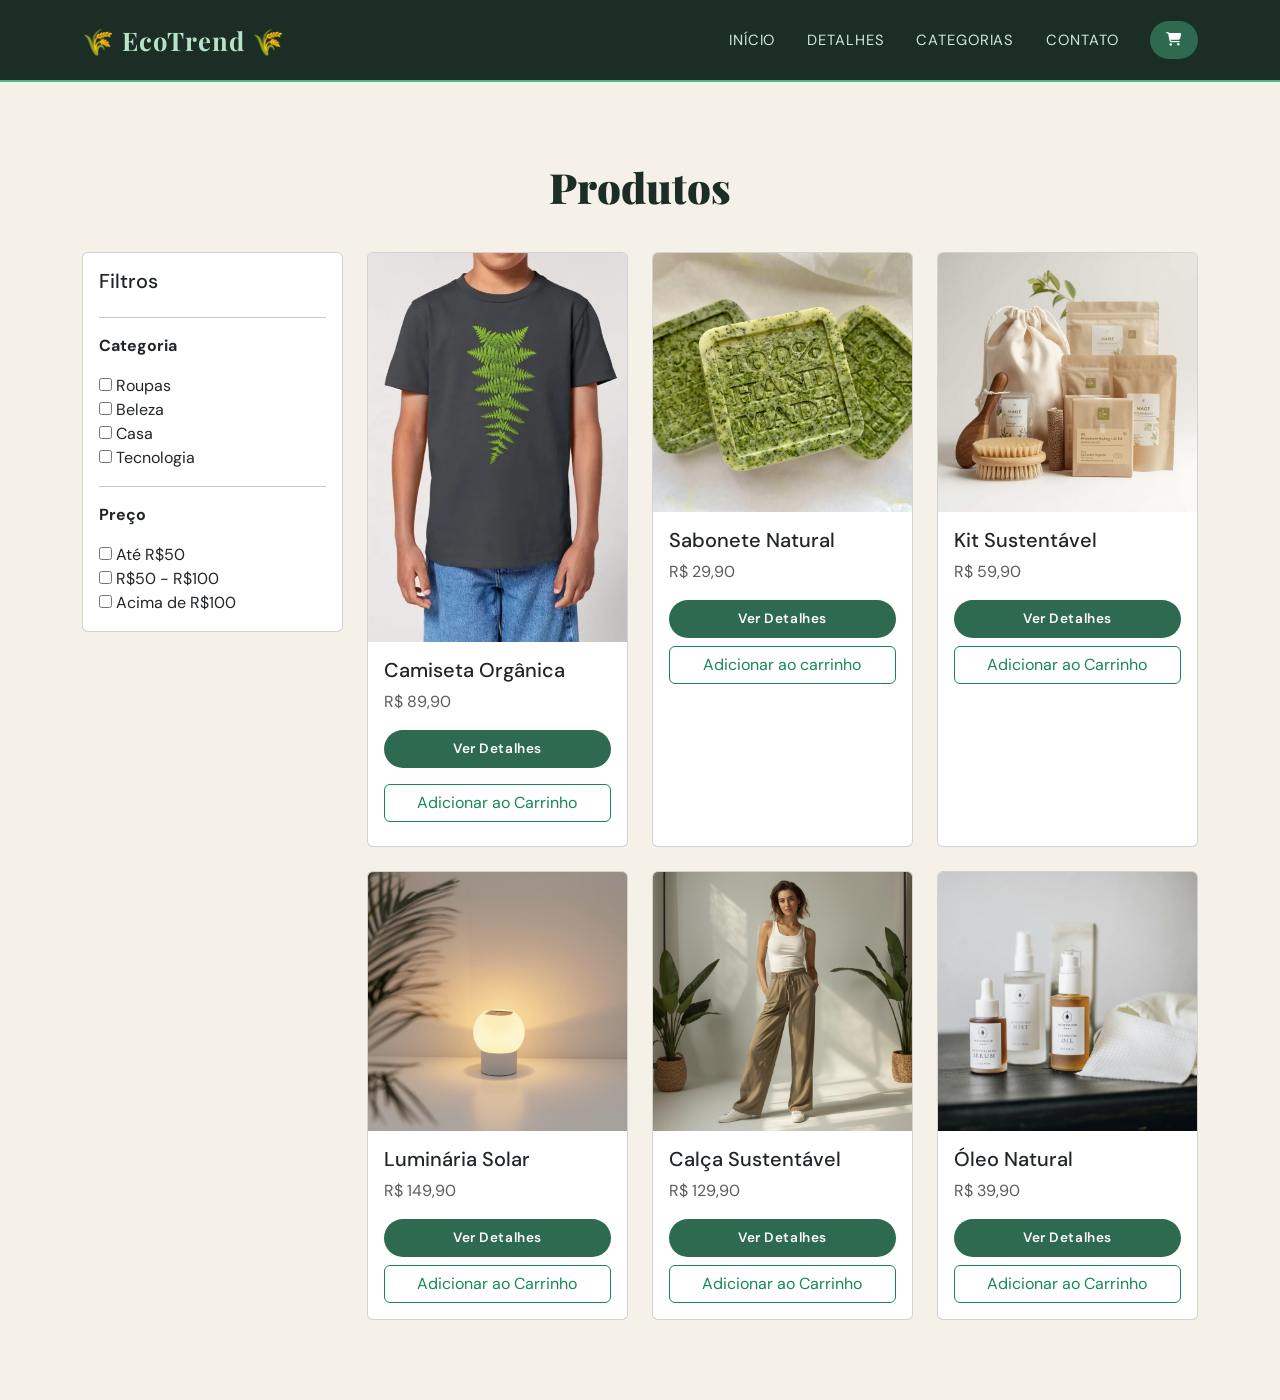
<file: categorias.html>
<!DOCTYPE html>
<html lang="pt-br">
<head>
  <meta charset="UTF-8">
  <meta name="viewport" content="width=device-width, initial-scale=1.0">
  <title>Categorias</title>
  <link href="https://cdn.jsdelivr.net/npm/bootstrap@5.3.0/dist/css/bootstrap.min.css" rel="stylesheet">
  <link href="https://cdnjs.cloudflare.com/ajax/libs/font-awesome/6.5.0/css/all.min.css" rel="stylesheet">
  <link href="https://fonts.googleapis.com/css2?family=Playfair+Display:wght@400;700;900&family=DM+Sans:wght@300;400;500&display=swap" rel="stylesheet">
  <link rel="stylesheet" href="css/styleprincipal.css">
</head>

<body>
  <header>
    <nav class="navbar navbar-expand-lg">
      <div class="container">
        <a class="navbar-brand fw-bold" href="index.html">🌾 EcoTrend 🌾</a>
        <button class="navbar-toggler" type="button" data-bs-toggle="collapse" data-bs-target="#menu">
          <span class="navbar-toggler-icon"></span>
        </button>
        <div class="collapse navbar-collapse" id="menu">
          <ul class="navbar-nav ms-auto">
            <li class="nav-item">
              <a class="nav-link" href="index.html">Início</a>
            </li>
            <li class="nav-item">
              <a class="nav-link" href="detalhes.html">Detalhes</a>
            </li>
            <li class="nav-item">
              <a class="nav-link active" href="categorias.html">Categorias</a>
            </li>
            <li class="nav-item">
              <a class="nav-link" href="contato.html">Contato</a>
            </li>
          </ul>
          <a href="#" class="btn-eco ms-3">
            <i class="fas fa-shopping-cart"></i>
          </a>
        </div>
      </div>
    </nav>
  </header>

  <section>
    <div class="container">
      <h2 class="section-title text-center">Produtos</h2>
      <div class="row">
        <div class="col-12 col-md-3 mb-4">
          <div class="card p-3">
            <h5>Filtros</h5>

            <hr>
            <p class="fw-bold">Categoria</p>
            <div>
              <input type="checkbox"> Roupas <br>
              <input type="checkbox"> Beleza <br>
              <input type="checkbox"> Casa <br>
              <input type="checkbox"> Tecnologia
            </div>

            <hr>

            <p class="fw-bold">Preço</p>
            <div>
              <input type="checkbox"> Até R$50 <br>
              <input type="checkbox"> R$50 - R$100 <br>
              <input type="checkbox"> Acima de R$100
            </div>
          </div>
        </div>

        <!--CARD 1-->
        <div class="col-12 col-md-9">
          <div class="row g-4">
            <div class="col-12 col-sm-6 col-lg-4">
              <div class="card h-100">
                <img src="img/roupa1.jpg" class="card-img-top" alt="Camiseta Orgânica">
                <div class="card-body">
                  <h5>Camiseta Orgânica</h5>
                  <p class="text-muted">R$ 89,90</p>
                  <div class="d-flex flex-column gap-2">
                  <a href="produto.html" class="btn-eco mb-2">Ver Detalhes</a>
                  <button class="btn btn-outline-success mb-2"
                  onclick="adicionarCarrinho('Camiseta Orgânica', 89.90, 'img/roupa1.jpg')">Adicionar ao Carrinho</button>
                  </div>
                </div>
              </div>
            </div>

             <!--CARD 2-->
            <div class="col-12 col-sm-6 col-lg-4">
              <div class="card h-100">
                <img src="img/sabonete.png" class="card-img-top" alt="Sabonete Natural">
                <div class="card-body">
                  <h5>Sabonete Natural</h5>
                  <p class="text-muted">R$ 29,90</p>
                  <div class="d-flex flex-column gap-2">
                  <a href="produto.html" class="btn-eco text-center">Ver Detalhes</a>
                  <button class="btn btn-outline-success"
                  onclick="adicionarCarrinho('Sabonete Natural', 29,90, 'img/sabonete.png')">Adicionar ao carrinho</button>
                  </div>
                </div>
              </div>
            </div>

             <!--CARD 3-->
            <div class="col-12 col-sm-6 col-lg-4">
              <div class="card h-100">
                <img src="img/KitSustentavel.png" class="card-img-top" alt="Kit Sustentável">
                <div class="card-body">
                  <h5>Kit Sustentável</h5>
                  <p class="text-muted">R$ 59,90</p>
                  <div class="d-flex flex-column gap-2">
                  <a href="produto.html" class="btn-eco text-center">Ver Detalhes</a>
                  <button class="btn btn-outline-success"
                  onclick="adicionarCarrinho('Kit Sustentável', 59,90, 'img/KitSustentavel.png')">Adicionar ao Carrinho</button>
                  </div>
                </div>
              </div>
            </div>

             <!--CARD 4-->
            <div class="col-12 col-sm-6 col-lg-4">
              <div class="card h-100">
                <img src="img/Luminária solar.png" class="card-img-top" alt="Luminária Solar">
                <div class="card-body">
                  <h5>Luminária Solar</h5>
                  <p class="text-muted">R$ 149,90</p>
                  <div class="d-flex flex-column gap-2">
                  <a href="produto.html" class="btn-eco text-center">Ver Detalhes</a>
                  <button class="btn btn-outline-success"
                  onclick="adicionarCarrinho('Luminária Solar', 149,90, 'img/Luminária solar.png')">Adicionar ao Carrinho</button>
                  </div>
                </div>
              </div>
            </div>

             <!--CARD 5-->
            <div class="col-12 col-sm-6 col-lg-4">
              <div class="card h-100">
                <img src="img/CalçaSustentável.png" class="card-img-top" alt="Calça Sustentável">
                <div class="card-body">
                  <h5>Calça Sustentável</h5>
                  <p class="text-muted">R$ 129,90</p>
                  <div class="d-flex flex-column gap-2">
                  <a href="produto.html" class="btn-eco text-center">Ver Detalhes</a>
                  <button class="btn btn-outline-success"
                  onclick="adicionarCarrinho('Calça Sustentável', 129,90, 'img/CalçaSustentável.png')">Adicionar ao Carrinho</button>
                  </div>
                </div>
              </div>
            </div>

              <!--CARD 6-->
            <div class="col-12 col-sm-6 col-lg-4">
              <div class="card h-100">
                <img src="img/ÓleoNatural.png" class="card-img-top" alt="Óleo Natural">
                <div class="card-body">
                  <h5>Óleo Natural</h5>
                  <p class="text-muted">R$ 39,90</p>
                <div class="d-flex flex-column gap-2">
                <a href="produto.html" class="btn-eco text-center">Ver Detalhes</a>
                <button class="btn btn-outline-success"
                onclick="adicionarCarrinho('Óleo Natural', 39,90, 'img/ÓleoNatural.png')">Adicionar ao Carrinho</button>
                </div>
                </div>
              </div>
            </div>
          </div>
        </div>
      </div>
    </div>
  </section>
</file>
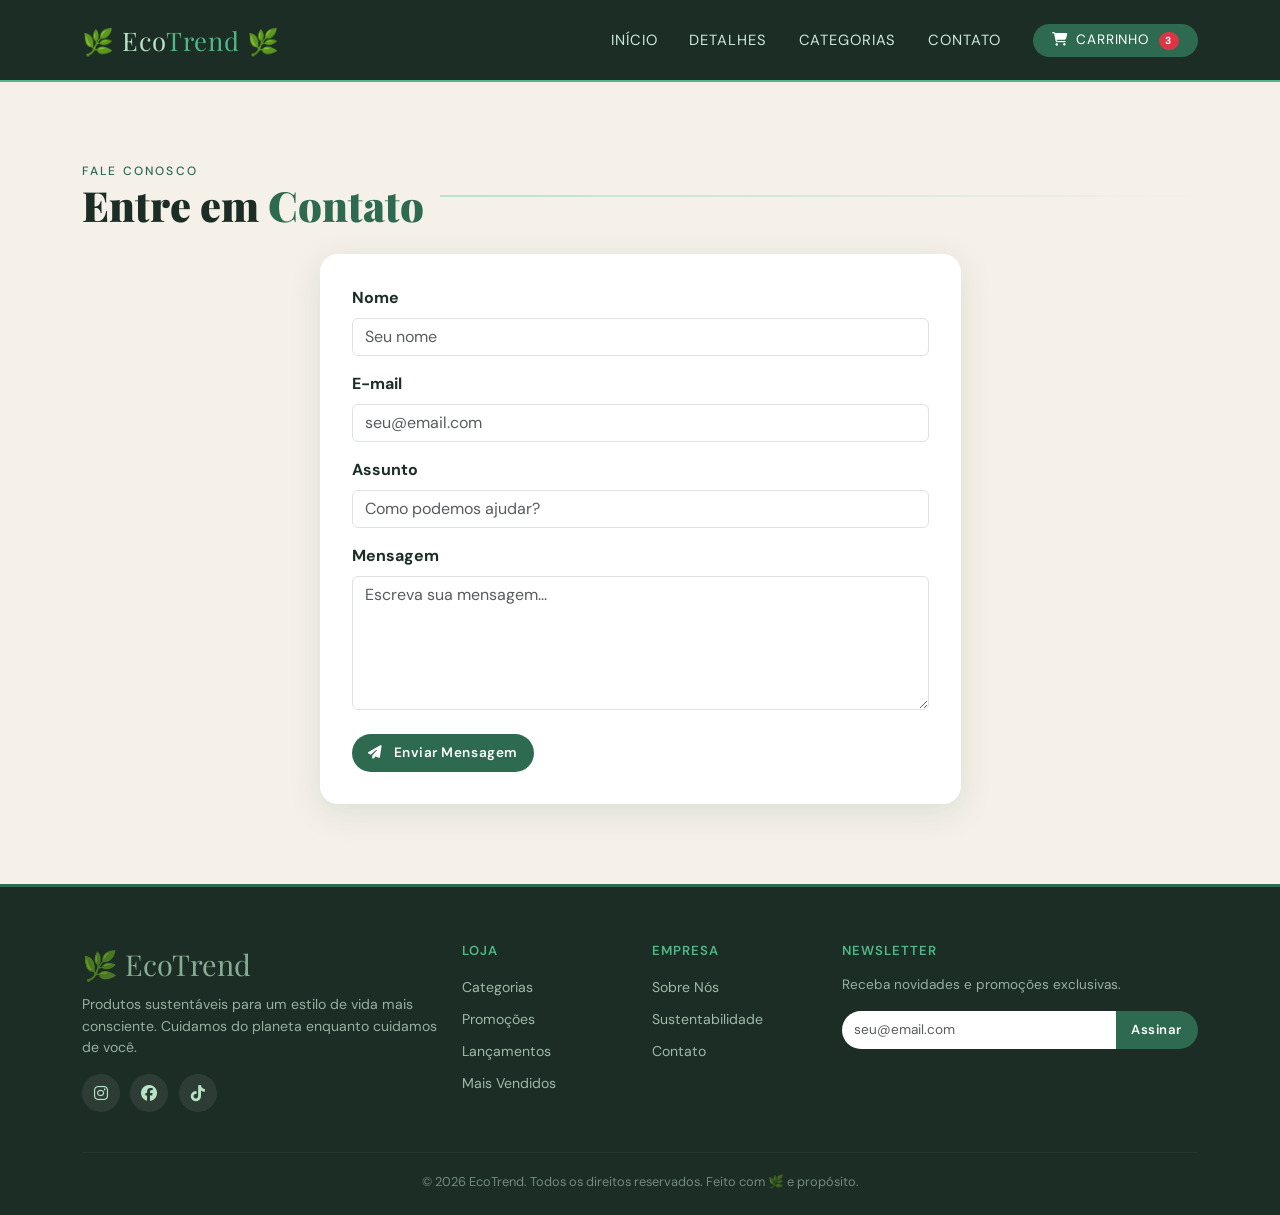
<file: contato.html>
<!DOCTYPE html>
<html lang="pt-BR">
<head>
  <meta charset="UTF-8">
  <meta name="viewport" content="width=device-width, initial-scale=1.0">
  <title>EcoTrend — Contato</title>
  <link href="https://cdn.jsdelivr.net/npm/bootstrap@5.3.0/dist/css/bootstrap.min.css" rel="stylesheet">
  <link href="https://cdnjs.cloudflare.com/ajax/libs/font-awesome/6.5.0/css/all.min.css" rel="stylesheet">
  <link href="https://fonts.googleapis.com/css2?family=Playfair+Display:wght@400;700;900&family=DM+Sans:wght@300;400;500&display=swap" rel="stylesheet">
  <link rel="stylesheet" href="./css/styleprincipal.css">
</head>

<body>

  <!-- HEADER -->
  <nav class="navbar navbar-expand-lg">
    <div class="container">
      <a class="navbar-brand" href="index.html">🌿 Eco<span>Trend</span> 🌿</a>
      <button class="navbar-toggler" type="button" data-bs-toggle="collapse" data-bs-target="#menu">
        <span class="navbar-toggler-icon"></span>
      </button>
      <div class="collapse navbar-collapse" id="menu">
        <ul class="navbar-nav ms-auto align-items-lg-center">
          <li class="nav-item"><a class="nav-link" href="index.html">Início</a></li>
          <li class="nav-item"><a class="nav-link" href="detalhes.html">Detalhes</a></li>
          <li class="nav-item"><a class="nav-link" href="categorias.html">Categorias</a></li>
          <li class="nav-item"><a class="nav-link active" href="contato.html">Contato</a></li>
        </ul>
        <a href="#" class="btn-carrinho nav-link ms-lg-3">
          <i class="fas fa-shopping-cart me-1"></i> Carrinho
          <span class="badge bg-danger ms-1 rounded-pill">3</span>
        </a>
      </div>
    </div>
  </nav>

  <!-- FORMULÁRIO -->
  <section>
    <div class="container">

      <div class="eco-divider">
        <div>
          <p class="section-label mb-0">Fale Conosco</p>
          <h2 class="section-title mb-0">Entre em <span>Contato</span></h2>
        </div>
      </div>

      <div class="row justify-content-center">
        <div class="col-12 col-md-7">

          <!-- FORMULÁRIO -->
          <div class="dep-card" id="form-contato">

            <div class="mb-3">
              <label class="form-label fw-bold">Nome</label>
              <input type="text" id="nome" class="form-control" placeholder="Seu nome">
            </div>

            <div class="mb-3">
              <label class="form-label fw-bold">E-mail</label>
              <input type="email" id="email" class="form-control" placeholder="seu@email.com">
            </div>

            <div class="mb-3">
              <label class="form-label fw-bold">Assunto</label>
              <input type="text" id="assunto" class="form-control" placeholder="Como podemos ajudar?">
            </div>

            <div class="mb-4">
              <label class="form-label fw-bold">Mensagem</label>
              <textarea id="mensagem" class="form-control" rows="5" placeholder="Escreva sua mensagem..."></textarea>
            </div>

            <button class="btn-eco" onclick="enviarMensagem()">
              <i class="fas fa-paper-plane me-2"></i> Enviar Mensagem
            </button>

          </div>

          <!-- MENSAGEM DE SUCESSO -->
          <div id="mensagem-sucesso" style="display:none; text-align:center; padding: 3rem 1rem;">
            <i class="fas fa-check-circle" style="font-size:4rem; color:#4CAF50;"></i>
            <h3 class="mt-3" style="font-family:'Playfair Display', serif;">Mensagem Enviada!</h3>
            <p class="mt-2" style="opacity:.7">Obrigado pelo contato. Em breve retornaremos para você. 🌿</p>
            <button class="btn-eco mt-3" onclick="voltarFormulario()">
              <i class="fas fa-arrow-left me-2"></i> Enviar nova mensagem
            </button>
          </div>

        </div>
      </div>

    </div>
  </section>

  <!-- FOOTER -->
  <footer>
    <div class="container">
      <div class="row g-4">
        <div class="col-12 col-lg-4">
          <p class="brand">🌿 EcoTrend</p>
          <p>Produtos sustentáveis para um estilo de vida mais consciente. Cuidamos do planeta enquanto cuidamos de você.</p>
          <div class="mt-3">
            <a href="#" class="social-link"><i class="fab fa-instagram"></i></a>
            <a href="#" class="social-link"><i class="fab fa-facebook"></i></a>
            <a href="#" class="social-link"><i class="fab fa-tiktok"></i></a>
          </div>
        </div>
        <div class="col-6 col-lg-2">
          <h6>Loja</h6>
          <ul>
            <li><a href="categorias.html">Categorias</a></li>
            <li><a href="#">Promoções</a></li>
            <li><a href="#">Lançamentos</a></li>
            <li><a href="#">Mais Vendidos</a></li>
          </ul>
        </div>
        <div class="col-6 col-lg-2">
          <h6>Empresa</h6>
          <ul>
            <li><a href="#">Sobre Nós</a></li>
            <li><a href="#">Sustentabilidade</a></li>
            <li><a href="contato.html">Contato</a></li>
          </ul>
        </div>
        <div class="col-12 col-lg-4">
          <h6>Newsletter</h6>
          <p style="font-size:.85rem;opacity:.7">Receba novidades e promoções exclusivas.</p>
          <div class="input-group">
            <input type="email" class="form-control" placeholder="seu@email.com"
              style="border-radius:50px 0 0 50px;border:none;font-size:.85rem">
            <button class="btn-eco px-3"
              style="border-radius:0 50px 50px 0;white-space:nowrap;font-size:.82rem">
              Assinar
            </button>
          </div>
        </div>
      </div>
      <div class="footer-bottom">
        © 2026 EcoTrend. Todos os direitos reservados. Feito com 🌿 e propósito.
      </div>
    </div>
  </footer>

  <script src="https://cdn.jsdelivr.net/npm/bootstrap@5.3.0/dist/js/bootstrap.bundle.min.js"></script>

  <!-- Chamando o script externo -->
  <script src="./js/contato.js"></script>

</body>
</html>
</file>
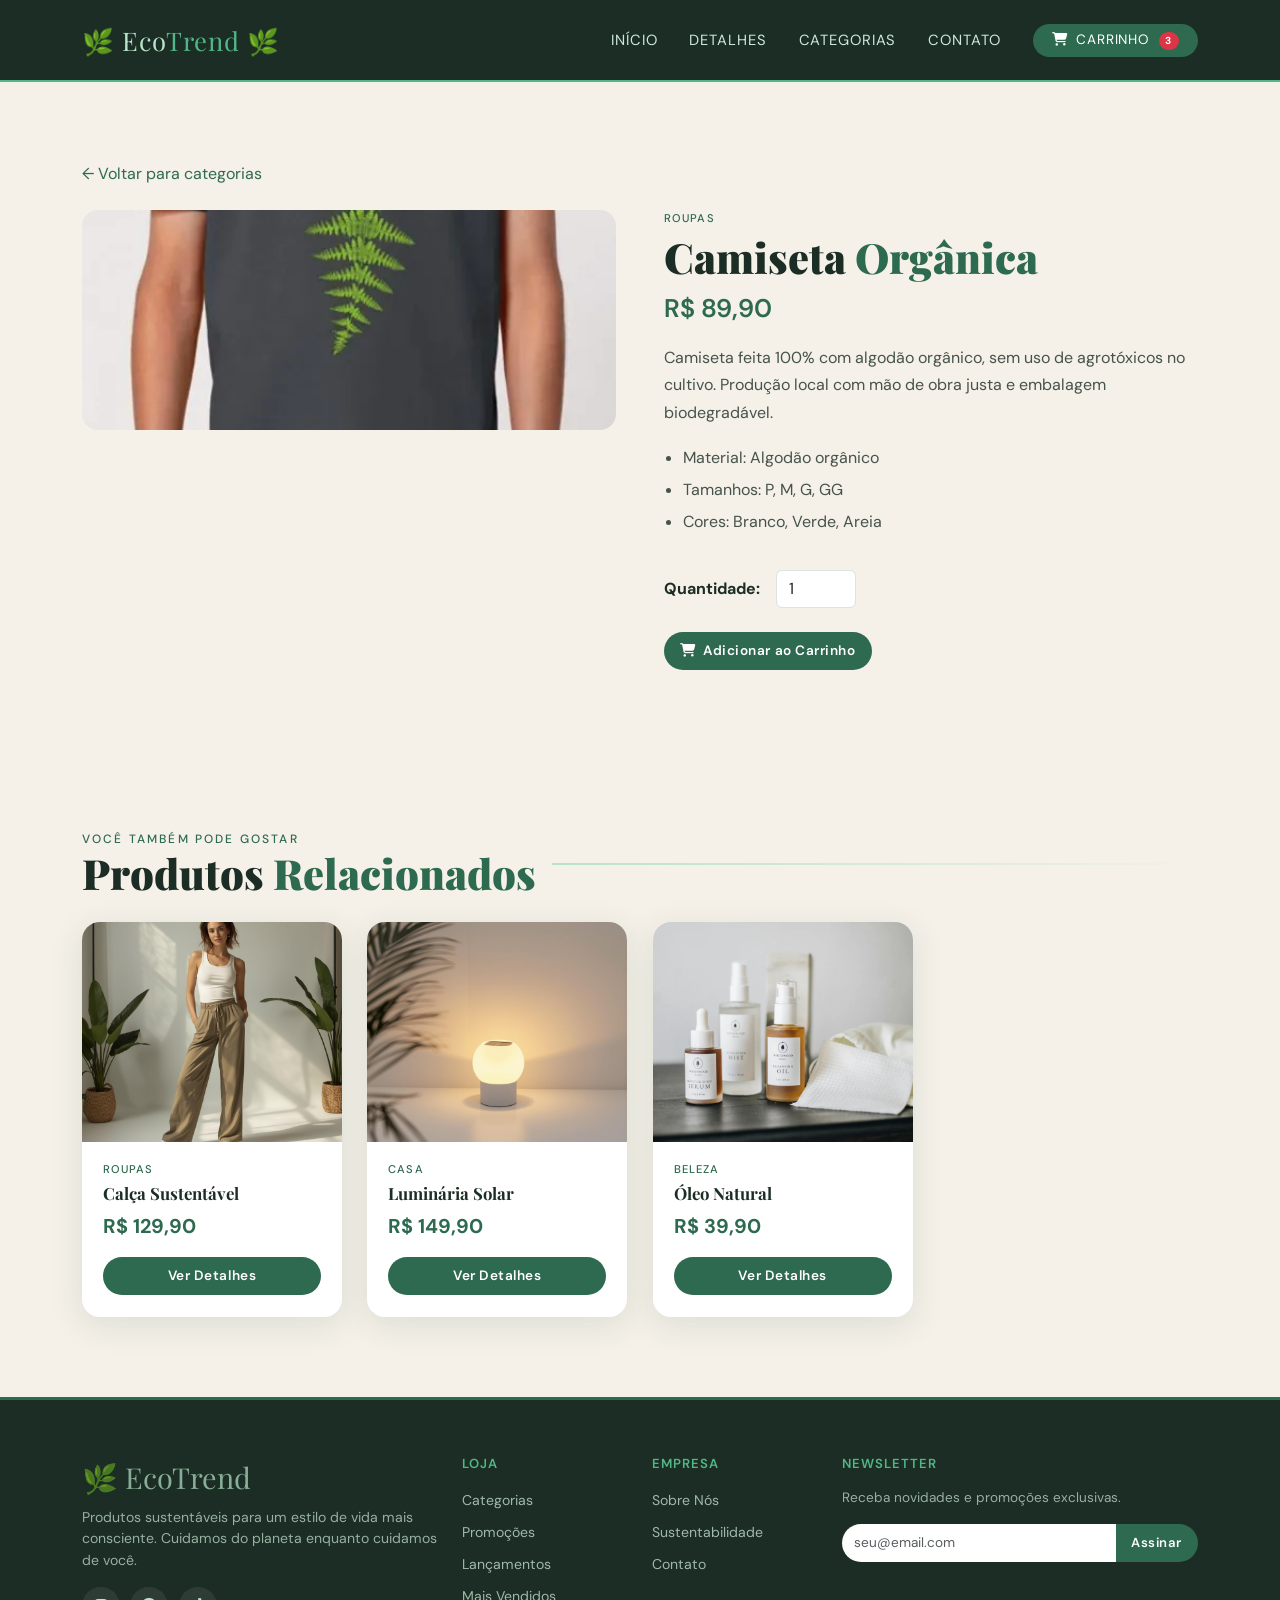
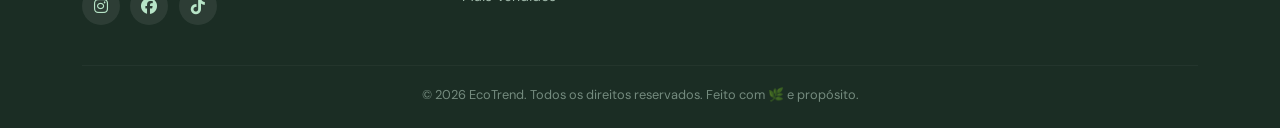
<file: detalhes.html>
<!DOCTYPE html>
<html lang="pt-BR">
<head>
  <meta charset="UTF-8">
  <meta name="viewport" content="width=device-width, initial-scale=1.0">
  <title>EcoTrend — Detalhes do Produto</title>
  <link href="https://cdn.jsdelivr.net/npm/bootstrap@5.3.0/dist/css/bootstrap.min.css" rel="stylesheet">
  <link href="https://cdnjs.cloudflare.com/ajax/libs/font-awesome/6.5.0/css/all.min.css" rel="stylesheet">
  <link href="https://fonts.googleapis.com/css2?family=Playfair+Display:wght@400;700;900&family=DM+Sans:wght@300;400;500&display=swap" rel="stylesheet">
  <link rel="stylesheet" href="./css/styleprincipal.css">
</head>

<body>

  <!-- HEADER igual ao index -->
  <nav class="navbar navbar-expand-lg">
    <div class="container">
      <a class="navbar-brand" href="index.html">🌿 Eco<span>Trend</span> 🌿</a>
      <div class="collapse navbar-collapse" id="menu">
        <ul class="navbar-nav ms-auto align-items-lg-center">
          <li class="nav-item"><a class="nav-link" href="index.html">Início</a></li>
          <li class="nav-item"><a class="nav-link active" href="detalhes.html">Detalhes</a></li>
          <li class="nav-item"><a class="nav-link" href="categorias.html">Categorias</a></li>
          <li class="nav-item"><a class="nav-link" href="contato.html">Contato</a></li>
        </ul>
        <a href="#" class="btn-carrinho nav-link ms-lg-3">
          <i class="fas fa-shopping-cart me-1"></i> Carrinho
          <span class="badge bg-danger ms-1 rounded-pill">3</span>
        </a>
      </div>
    </div>
  </nav>

  <!-- DETALHE DO PRODUTO -->
  <section id="detalhes">
    <div class="container">

      <a href="categorias.html" class="d-inline-block mb-4 text-decoration-none" style="color: var(--verde);">
        ← Voltar para categorias
      </a>

      <div class="row g-5 reveal">

        <!-- IMAGEM -->
        <div class="col-12 col-md-6">
          <div class="card-img-wrap" style="border-radius: 16px; overflow: hidden;">
            <img src="img/roupa1.jpg" alt="Camiseta Orgânica"
                 style="width: 100%; height: 420px; object-fit: cover;"
                 onerror="this.style.display='none';this.nextElementSibling.style.display='flex'">
            <div class="card-img-placeholder" style="display:none; height: 420px;">
              <i class="fas fa-tshirt"></i>
            </div>
          </div>
        </div>

        <!-- INFORMAÇÕES -->
        <div class="col-12 col-md-6 d-flex flex-column justify-content-between">
          <p class="card-categoria">Roupas</p>
          <h2 class="section-title mb-2">Camiseta <span>Orgânica</span></h2>
          <p style="color: var(--verde); font-size: 1.6rem; font-weight: 600;">R$ 89,90</p>

          <p style="opacity: .8; line-height: 1.7;">
            Camiseta feita 100% com algodão orgânico, sem uso de agrotóxicos no cultivo.
            Produção local com mão de obra justa e embalagem biodegradável.
          </p>

          <ul style="opacity: .8; line-height: 2; padding-left: 1.2rem;">
            <li>Material: Algodão orgânico</li>
            <li>Tamanhos: P, M, G, GG</li>
            <li>Cores: Branco, Verde, Areia</li>
          </ul>

          <div class="d-flex align-items-center gap-3 mt-3">
            <label class="fw-bold">Quantidade:</label>
            <input type="number" value="1" min="1" class="form-control" style="width: 80px;">
          </div>

          <a href="#" class="btn-eco mt-4" style="display: inline-block; width: fit-content;">
            <i class="fas fa-shopping-cart me-1"></i> Adicionar ao Carrinho
          </a>
        </div>

      </div>
    </div>
  </section>

  <!-- PRODUTOS -->
  <section id="relacionados">
    <div class="container">

      <div class="eco-divider">
        <div>
          <p class="section-label mb-0">Você também pode gostar</p>
          <h2 class="section-title mb-0">Produtos <span>Relacionados</span></h2>
        </div>
      </div>

      <div class="grid-destaque reveal">

        <div class="card-produto">
          <div class="card-img-wrap">
            <img src="./img/CalçaSustentável.png" alt="Calça Sustentável"
                 onerror="this.style.display='none';this.nextElementSibling.style.display='flex'">
            <div class="card-img-placeholder" style="display:none">
              <i class="fas fa-tshirt"></i>
            </div>
          </div>
          <div class="card-body-eco">
            <p class="card-categoria">Roupas</p>
            <h5 class="card-nome">Calça Sustentável</h5>
            <div class="card-preco-wrap">
              <span class="card-preco">R$ 129,90</span>
            </div>
            <a href="detalhes.html" class="btn-eco">Ver Detalhes</a>
          </div>
        </div>

        <div class="card-produto">
          <div class="card-img-wrap">
            <img src="./img/Luminária solar.png" alt="Luminária Solar"
                 onerror="this.style.display='none';this.nextElementSibling.style.display='flex'">
            <div class="card-img-placeholder" style="display:none">
              <i class="fas fa-tshirt"></i>
            </div>
          </div>
          <div class="card-body-eco">
            <p class="card-categoria">Casa</p>
            <h5 class="card-nome">Luminária Solar</h5>
            <div class="card-preco-wrap">
              <span class="card-preco">R$ 149,90</span>
            </div>
            <a href="detalhes.html" class="btn-eco">Ver Detalhes</a>
          </div>
        </div>

        <div class="card-produto">
          <div class="card-img-wrap">
            <img src="./img/ÓleoNatural.png" alt="Óleo Natural"
                 onerror="this.style.display='none';this.nextElementSibling.style.display='flex'">
            <div class="card-img-placeholder" style="display:none">
              <i class="fas fa-tshirt"></i>
            </div>
          </div>
          <div class="card-body-eco">
            <p class="card-categoria">Beleza</p>
            <h5 class="card-nome">Óleo Natural</h5>
            <div class="card-preco-wrap">
              <span class="card-preco">R$ 39,90</span>
            </div>
            <a href="detalhes.html" class="btn-eco">Ver Detalhes</a>
          </div>
        </div>

      </div>
    </div>
  </section>

  <!-- Footer -->
  <footer>
    <div class="container">
      <div class="row g-4">
        <div class="col-12 col-lg-4">
          <p class="brand">🌿 EcoTrend</p>
          <p>Produtos sustentáveis para um estilo de vida mais consciente. Cuidamos do planeta enquanto cuidamos de você.</p>
          <div class="mt-3">
            <a href="#" class="social-link"><i class="fab fa-instagram"></i></a>
            <a href="#" class="social-link"><i class="fab fa-facebook"></i></a>
            <a href="#" class="social-link"><i class="fab fa-tiktok"></i></a>
          </div>
        </div>
        <div class="col-6 col-lg-2">
          <h6>Loja</h6>
          <ul>
            <li><a href="categorias.html">Categorias</a></li>
            <li><a href="#">Promoções</a></li>
            <li><a href="#">Lançamentos</a></li>
            <li><a href="#">Mais Vendidos</a></li>
          </ul>
        </div>
        <div class="col-6 col-lg-2">
          <h6>Empresa</h6>
          <ul>
            <li><a href="#">Sobre Nós</a></li>
            <li><a href="#">Sustentabilidade</a></li>
            <li><a href="contato.html">Contato</a></li>
          </ul>
        </div>
        <div class="col-12 col-lg-4">
          <h6>Newsletter</h6>
          <p style="font-size:.85rem;opacity:.7">Receba novidades e promoções exclusivas.</p>
          <div class="input-group">
            <input type="email" class="form-control" placeholder="seu@email.com"
              style="border-radius:50px 0 0 50px;border:none;font-size:.85rem">
            <button class="btn-eco px-3"
              style="border-radius:0 50px 50px 0;white-space:nowrap;font-size:.82rem">
              Assinar
            </button>
          </div>
        </div>
      </div>
      <div class="footer-bottom">
        © 2026 EcoTrend. Todos os direitos reservados. Feito com 🌿 e propósito.
      </div>
    </div>
  </footer>

  <script>
    const reveals = document.querySelectorAll('.reveal');
    const observer = new IntersectionObserver((entries) => {
      entries.forEach((e, i) => {
        if (e.isIntersecting) {
          setTimeout(() => e.target.classList.add('visible'), i * 80);
        }
      });
    }, { threshold: 0.1 });
    reveals.forEach(r => observer.observe(r));
  </script>

</body>
</html>
</file>
<file: css/styleprincipal.css>
:root {
  --verde:       #2d6a4f;  
  --verde-claro: #52b788;  
  --verde-menta: #b7e4c7; 
  --creme:       #f5f0e8;  
  --terra:       #8b5e3c;  
  --escuro:      #1b2d24;  
  --card-sombra: 0 8px 32px rgba(45,106,79,.13); 
}

* {
  box-sizing: border-box;
}

body {
  font-family: 'DM Sans', sans-serif; 
  background: var(--creme);          
  color: var(--escuro);              
  overflow-x: hidden;                 
}


.navbar {
  background: var(--escuro) !important; 
  padding: 1rem 0;
  position: sticky; 
  top: 0;
  z-index: 1000;    
  border-bottom: 2px solid var(--verde-claro); 
}
/* Logo / nome da marca */
.navbar-brand {
  font-family: 'Playfair Display', serif; 
  font-size: 1.6rem;
  color: var(--verde-menta) !important;
  letter-spacing: .04em;
}
/* A palavra "Trend" dentro do logo fica verde claro */
.navbar-brand span {
  color: var(--verde-claro);
}
/* Links do menu de navegação */
.nav-link {
  color: #cde8d8 !important;     
  font-size: .92rem;
  letter-spacing: .06em;
  text-transform: uppercase;     
  padding: .4rem 1rem !important;
  transition: color .2s;         
}
.nav-link:hover {
  color: var(--verde-claro) !important; 
}
/* Botão do carrinho */
.btn-carrinho {
  background: var(--verde);
  color: #fff !important;
  border-radius: 50px;           
  padding: .4rem 1.2rem !important;
  font-size: .85rem;
  transition: background .2s, transform .2s;
}
.btn-carrinho:hover {
  background: var(--verde-claro);
  transform: scale(1.05); /* cresce levemente ao passar o mouse */
}

/* Borda decorativa embaixo do carrossel */
#carrossel {
  border-bottom: 3px solid var(--verde-menta);
}
/* Área interna de cada slide — centraliza o conteúdo */
.slide-inner {
  min-height: 480px;
  display: flex;
  align-items: center;      
  justify-content: center; 
  position: relative;
  overflow: hidden;
}
/* Gradientes de fundo de cada slide */
.slide-1 { background: linear-gradient(135deg, #1b2d24 0%, #2d6a4f 60%, #52b788 100%); }
.slide-2 { background: linear-gradient(135deg, #3d2b1f 0%, #8b5e3c 60%, #d4a96a 100%); }
.slide-3 { background: linear-gradient(135deg, #1a3040 0%, #2d6a4f 50%, #b7e4c7 100%); }
/* Elemento luz/brilho atrás do conteúdo do slide */
.slide-bg-deco {
  position: absolute;
  inset: 0;         
  opacity: .08;     
  background-image:
    radial-gradient(circle at 70% 30%, #fff 0%, transparent 55%),
    radial-gradient(circle at 20% 80%, #fff 0%, transparent 40%);
}
/* Bloco de texto e botão dentro do slide */
.slide-content {
  position: relative;
  z-index: 2;        
  text-align: center;
  color: #fff;
  padding: 2rem 1rem;
}
/* Tag pequena acima do título*/
.slide-tag {
  display: inline-block;
  background: rgba(255,255,255,.15); 
  backdrop-filter: blur(4px);       
  border: 1px solid rgba(255,255,255,.3);
  border-radius: 50px;
  font-size: .78rem;
  letter-spacing: .12em;
  text-transform: uppercase;
  padding: .35rem 1.1rem;
  margin-bottom: 1.2rem;
}
/* Título principal do slide */
.slide-content h2 {
  font-family: 'Playfair Display', serif;
  font-size: clamp(2rem, 6vw, 3.6rem); 
  font-weight: 900;
  line-height: 1.1;
  margin-bottom: .8rem;
}
/* Parágrafo descritivo do slide */
.slide-content p {
  font-size: 1.05rem;
  opacity: .85;
  max-width: 500px;
  margin: 0 auto 1.8rem; 
}
/* Botão do slide */
.btn-slide {
  display: inline-block;
  background: #fff;
  color: var(--escuro) !important;
  font-weight: 600;
  font-size: .9rem;
  letter-spacing: .06em;
  padding: .75rem 2rem;
  border-radius: 50px;
  text-decoration: none;
  transition: transform .25s, box-shadow .25s;
  box-shadow: 0 4px 20px rgba(0,0,0,.25);
}
.btn-slide:hover {
  transform: translateY(-3px) scale(1.04); 
  box-shadow: 0 8px 30px rgba(0,0,0,.3);
}
/* Setas de navegação do carrossel  */
.carousel-control-prev-icon,
.carousel-control-next-icon {
  filter: none;
}
.carousel-control-prev,
.carousel-control-next {
  width: 6%; 
}
/* Bolinhas do carrossel */
.carousel-indicators [data-bs-target] {
  width: 10px;
  height: 10px;
  border-radius: 50%; /* formato circular */
  background: rgba(255,255,255,.5);
  border: none;
}
.carousel-indicators .active {
  background: #fff; /* bolinha ativa fica branca sólida */
}
/* Badge circular vermelho de promoção nos slides */
.promo-badge {
  position: absolute;
  top: 2rem;
  right: 3rem;
  background: #e63946;   
  color: #fff;
  font-family: 'Playfair Display', serif;
  font-size: 1rem;
  font-weight: 700;
  width: 72px;
  height: 72px;
  border-radius: 50%;    /* formato circular */
  display: flex;
  flex-direction: column;
  align-items: center;
  justify-content: center;
  line-height: 1.1;
  animation: pulse 2s ease-in-out infinite; /* animação de pulso */
  z-index: 3;
}
/* Texto secundário dentro do badge */
.promo-badge small {
  font-family: 'DM Sans', sans-serif;
  font-size: .68rem;
  font-weight: 400;
  opacity: .9;
}

/* Animação de pulso do badge de promoção */
@keyframes pulse {
  0%, 100% { transform: scale(1); }
  50%       { transform: scale(1.08); } /* cresce 8% na metade do ciclo */
}

section {
  padding: 5rem 0;
}
/* Rótulo pequeno acima dos títulos de seção */
.section-label {
  font-size: .75rem;
  letter-spacing: .18em;
  text-transform: uppercase;
  color: var(--verde);
  font-weight: 500;
  margin-bottom: .4rem;
}
/* Título principal das seções */
.section-title {
  font-family: 'Playfair Display', serif;
  font-size: clamp(1.8rem, 4vw, 2.6rem); /* responsivo */
  font-weight: 900;
  color: var(--escuro);
  margin-bottom: 2.5rem;
}
/* Palavra em destaque dentro do título fica verde */
.section-title span {
  color: var(--verde);
}
/* Mostra um traço gradiente após o título */
.eco-divider {
  display: flex;
  align-items: center;
  gap: 1rem;
  margin-bottom: 1.5rem;
}
.eco-divider::after {
  content: '';
  flex: 1; /* ocupa o espaço restante */
  height: 2px;
  background: linear-gradient(to right, var(--verde-menta), transparent);
}

#destaque {
  background: var(--creme);
}
/* Grid responsivo de produtos */
.grid-destaque {
  display: grid;
  grid-template-columns: repeat(auto-fill, minmax(240px, 1fr));
  gap: 1.6rem; /* espaço entre os cards */
}

.card-produto {
  background: #fff;
  border-radius: 18px;
  overflow: hidden;              /* imagem não vaza do arredondamento */
  box-shadow: var(--card-sombra);
  transition: transform .28s, box-shadow .28s;
  border: none;
  position: relative;           /* necessário para posicionar badges absolutos */
}
/* Efeito de elevação ao passar o mouse no card */
.card-produto:hover {
  transform: translateY(-6px);
  box-shadow: 0 16px 48px rgba(45,106,79,.18);
}
/* Badge vermelho de desconto (ex: "-25%") no canto superior esquerdo */
.card-produto .badge-promo {
  position: absolute;
  top: .9rem;
  left: .9rem;
  background: #e63946;
  color: #fff;
  font-size: .7rem;
  font-weight: 700;
  padding: .3rem .7rem;
  border-radius: 50px;
  letter-spacing: .05em;
  z-index: 2;
}
/* Badge verde "Novo" no canto superior esquerdo */
.card-produto .badge-novo {
  position: absolute;
  top: .9rem;
  left: .9rem;
  background: var(--verde);
  color: #fff;
  font-size: .7rem;
  font-weight: 700;
  padding: .3rem .7rem;
  border-radius: 50px;
  letter-spacing: .05em;
  z-index: 2;
}
/* Container da imagem do produto  */
.card-img-wrap {
  width: 100%;
  height: 220px;
  overflow: hidden;
  background: #e8f4ed;          /* fundo verde suave caso a imagem demore */
  display: flex;
  align-items: center;
  justify-content: center;
}
/* A imagem cobre toda a área sem distorcer */
.card-img-wrap img {
  width: 100%;
  height: 100%;
  object-fit: cover;
  transition: transform .4s;
}
/* Zoom suave na imagem ao passar o mouse no card */
.card-produto:hover .card-img-wrap img {
  transform: scale(1.06);
}
/* Ícone placeholder exibido quando a imagem não carrega */
.card-img-placeholder {
  font-size: 3.5rem;
  color: var(--verde-claro);
  opacity: .5;
}
/* Área de texto abaixo da imagem */
.card-body-eco {
  padding: 1.2rem 1.3rem 1.4rem;
}
/* Categoria do produto */
.card-categoria {
  font-size: .7rem;
  letter-spacing: .1em;
  text-transform: uppercase;
  color: var(--verde);
  font-weight: 500;
  margin-bottom: .3rem;
}
/* Nome do produto */
.card-nome {
  font-family: 'Playfair Display', serif;
  font-size: 1.05rem;
  font-weight: 700;
  color: var(--escuro);
  margin-bottom: .4rem;
  line-height: 1.3;
}
/* Linha com preço atual e preço antigo lado a lado */
.card-preco-wrap {
  display: flex;
  align-items: baseline;
  gap: .5rem;
  margin-bottom: 1rem;
}
/* Preço atual em verde e maior */
.card-preco {
  font-size: 1.25rem;
  font-weight: 700;
  color: var(--verde);
}
/* Preço antigo riscado e em cinza */
.card-preco-antigo {
  font-size: .85rem;
  text-decoration: line-through;
  color: #aaa;
}
/* Botão padrão verde dos cards e da página */
.btn-eco {
  display: block;
  background: var(--verde);
  color: #fff;
  text-align: center;
  border-radius: 50px;
  padding: .55rem 1rem;
  font-size: .85rem;
  font-weight: 600;
  letter-spacing: .04em;
  text-decoration: none;
  transition: background .2s, transform .2s;
  border: none;
  cursor: pointer;
}
.btn-eco:hover {
  background: var(--escuro);
  color: #fff;
  transform: scale(1.03);
}
/* Variante do botão: transparente com borda verde */
.btn-eco-outline {
  background: transparent;
  border: 2px solid var(--verde);
  color: var(--verde);
}
.btn-eco-outline:hover {
  background: var(--verde);
  color: #fff;
}

#categorias {
  background: #fff;
}
/* Grid responsivo de categorias */
.grid-categorias {
  display: grid;
  grid-template-columns: repeat(auto-fill, minmax(160px, 1fr));
  gap: 1.2rem;
}
/* Card de cada categoria */
.cat-card {
  background: var(--creme);
  border-radius: 16px;
  padding: 2rem 1rem;
  text-align: center;
  text-decoration: none;
  color: var(--escuro);
  transition: background .25s, transform .25s, box-shadow .25s;
  display: flex;
  flex-direction: column;
  align-items: center;
  gap: .7rem;
  border: 2px solid transparent; /* borda invisível por padrão */
}
/* Hover */
.cat-card:hover {
  background: var(--verde-menta);
  border-color: var(--verde);
  transform: translateY(-4px);
  box-shadow: 0 10px 28px rgba(45,106,79,.15);
  color: var(--escuro);
}
/* Círculo verde com ícone Font Awesome */
.cat-icon {
  width: 60px;
  height: 60px;
  background: var(--verde);
  border-radius: 50%;
  display: flex;
  align-items: center;
  justify-content: center;
  color: #fff;
  font-size: 1.5rem;
  transition: background .25s;
}
.cat-card:hover .cat-icon {
  background: var(--escuro); /* ícone fica escuro no hover */
}
/* Nome da categoria */
.cat-nome {
  font-weight: 600;
  font-size: .92rem;
}
/* Quantidade de produtos da categoria */
.cat-qtd {
  font-size: .75rem;
  color: #777;
}

#promocoes {
  background: var(--escuro);
  padding: 4rem 0;
  position: relative;
  overflow: hidden;
}
/* Efeito de luz suave no fundo da seção */
#promocoes::before {
  content: '';
  position: absolute;
  inset: 0;
  background:
    radial-gradient(ellipse at 20% 50%, rgba(82,183,136,.15) 0%, transparent 60%),
    radial-gradient(ellipse at 80% 50%, rgba(139,94,60,.15) 0%, transparent 60%);
}
/* Grid de 2 colunas lado a lado  */
.promo-grid {
  display: grid;
  grid-template-columns: 1fr 1fr;
  gap: 1.5rem;
}
/* Card individual de promoção */
.promo-card {
  border-radius: 18px;
  padding: 2.5rem 2rem;
  position: relative;
  overflow: hidden;
  color: #fff;
}
/* Card 1 */
.promo-card-1 {
  background: linear-gradient(135deg, var(--verde) 0%, var(--verde-claro) 100%);
}
/* Card 2 */
.promo-card-2 {
  background: linear-gradient(135deg, var(--terra) 0%, #d4a96a 100%);
}
/* Círculos decorativos no canto inferior direito dos cards */
.promo-card .deco {
  position: absolute;
  right: -20px;
  bottom: -20px;
  width: 140px;
  height: 140px;
  border-radius: 50%;
  background: rgba(255,255,255,.1);
}
/* Segundo círculo menor, deslocado */
.promo-card .deco-2 {
  right: 60px;
  bottom: -50px;
  width: 80px;
  height: 80px;
}
/* Número grande do desconto */
.promo-card .desconto {
  font-family: 'Playfair Display', serif;
  font-size: 3.5rem;
  font-weight: 900;
  line-height: 1;
  margin-bottom: .4rem;
}
/* Título do card de promoção */
.promo-card h3 {
  font-family: 'Playfair Display', serif;
  font-size: 1.3rem;
  font-weight: 700;
  margin-bottom: .5rem;
}
/* Descrição do card de promoção */
.promo-card p {
  font-size: .9rem;
  opacity: .85;
  margin-bottom: 1.5rem;
}
/* Botão branco dentro dos cards de promoção */
.btn-promo {
  display: inline-block;
  background: #fff;
  color: var(--escuro) !important;
  font-weight: 700;
  font-size: .85rem;
  padding: .6rem 1.6rem;
  border-radius: 50px;
  text-decoration: none;
  transition: transform .2s;
}
.btn-promo:hover {
  transform: scale(1.06);
}

#depoimentos {
  background: var(--creme);
}
/* Card branco de cada depoimento */
.dep-card {
  background: #fff;
  border-radius: 18px;
  padding: 2rem;
  box-shadow: var(--card-sombra);
  height: 100%; /* todos os cards da mesma linha ficam com altura igual */
}
/* Estrelas de avaliação em laranja */
.dep-stars {
  color: #f4a261;
  margin-bottom: .8rem;
}
/* Texto do depoimento */
.dep-texto {
  font-size: .95rem;
  line-height: 1.7;
  color: #444;
  margin-bottom: 1.2rem;
  font-style: italic;
}
/* Linha com avatar + nome do autor */
.dep-autor {
  display: flex;
  align-items: center;
  gap: .8rem;
}
/* Círculo com as iniciais do autor */
.dep-avatar {
  width: 42px;
  height: 42px;
  border-radius: 50%;
  background: var(--verde-menta);
  display: flex;
  align-items: center;
  justify-content: center;
  font-weight: 700;
  color: var(--verde);
  font-size: 1rem;
}
/* Nome do autor */
.dep-nome {
  font-weight: 600;
  font-size: .9rem;
}
/* Cidade do autor */
.dep-cidade {
  font-size: .78rem;
  color: #888;
}

footer {
  background: var(--escuro);
  color: #cde8d8;
  padding: 3.5rem 0 1.5rem;
  border-top: 3px solid var(--verde); /* linha decorativa no topo */
}
/* Logo/nome no footer */
footer .brand {
  font-family: 'Playfair Display', serif;
  font-size: 1.8rem;
  color: var(--verde-menta);
  margin-bottom: .5rem;
}
/* Texto descritivo do footer */
footer p {
  font-size: .88rem;
  opacity: .7;
}
/* Títulos das colunas do footer */
footer h6 {
  color: var(--verde-claro);
  font-weight: 600;
  text-transform: uppercase;
  letter-spacing: .08em;
  margin-bottom: 1rem;
  font-size: .82rem;
}
/* Reset de lista */
footer ul {
  list-style: none;
  padding: 0;
  margin: 0;
}
footer ul li {
  margin-bottom: .5rem;
}
/* Links do footer */
footer ul li a {
  color: #cde8d8;
  text-decoration: none;
  font-size: .88rem;
  opacity: .75;
  transition: opacity .2s;
}
footer ul li a:hover {
  opacity: 1; /* fica totalmente opaco ao hover */
}

/* Ícones das redes sociais */
.social-link {
  display: inline-flex;
  align-items: center;
  justify-content: center;
  width: 38px;
  height: 38px;
  border-radius: 50%;
  background: rgba(255,255,255,.08); /* fundo levemente visível */
  color: var(--verde-menta);
  font-size: 1rem;
  text-decoration: none;
  transition: background .2s, transform .2s;
  margin-right: .4rem;
}
.social-link:hover {
  background: var(--verde);
  color: #fff;
  transform: scale(1.12); /* cresce ao hover */
}
/* Barra inferior do footer com o copyright */
.footer-bottom {
  border-top: 1px solid rgba(255,255,255,.08);
  margin-top: 2.5rem;
  padding-top: 1.2rem;
  text-align: center;
  font-size: .8rem;
  opacity: .5;
}

.reveal {
  opacity: 0;
  transform: translateY(30px); /* começa 30px abaixo */
  transition: opacity .6s, transform .6s;
}
.reveal.visible {
  opacity: 1;
  transform: translateY(0); /* volta à posição normal */
}

/* Mobile (até 576px) */
@media (max-width: 576px) {
  /* Grid de produtos: 2 colunas (mais compacto) */
  .grid-destaque {
    grid-template-columns: 1fr 1fr;
    gap: 1rem;
  }
  /* Grid de categorias: 3 colunas */
  .grid-categorias {
    grid-template-columns: repeat(3, 1fr);
  }
  /* Slide menor no mobile */
  .slide-inner {
    min-height: 340px;
  }
  /* Badge menor no mobile */
  .promo-badge {
    width: 56px;
    height: 56px;
    font-size: .8rem;
    top: 1rem;
    right: 1rem;
  }
}
/* Mobile muito pequeno (até 400px) */
@media (max-width: 400px) {
  /* Produtos em coluna única */
  .grid-destaque {
    grid-template-columns: 1fr;
  }
  /* Categorias em 2 colunas */
  .grid-categorias {
    grid-template-columns: repeat(2, 1fr);
  }
}
</file>
